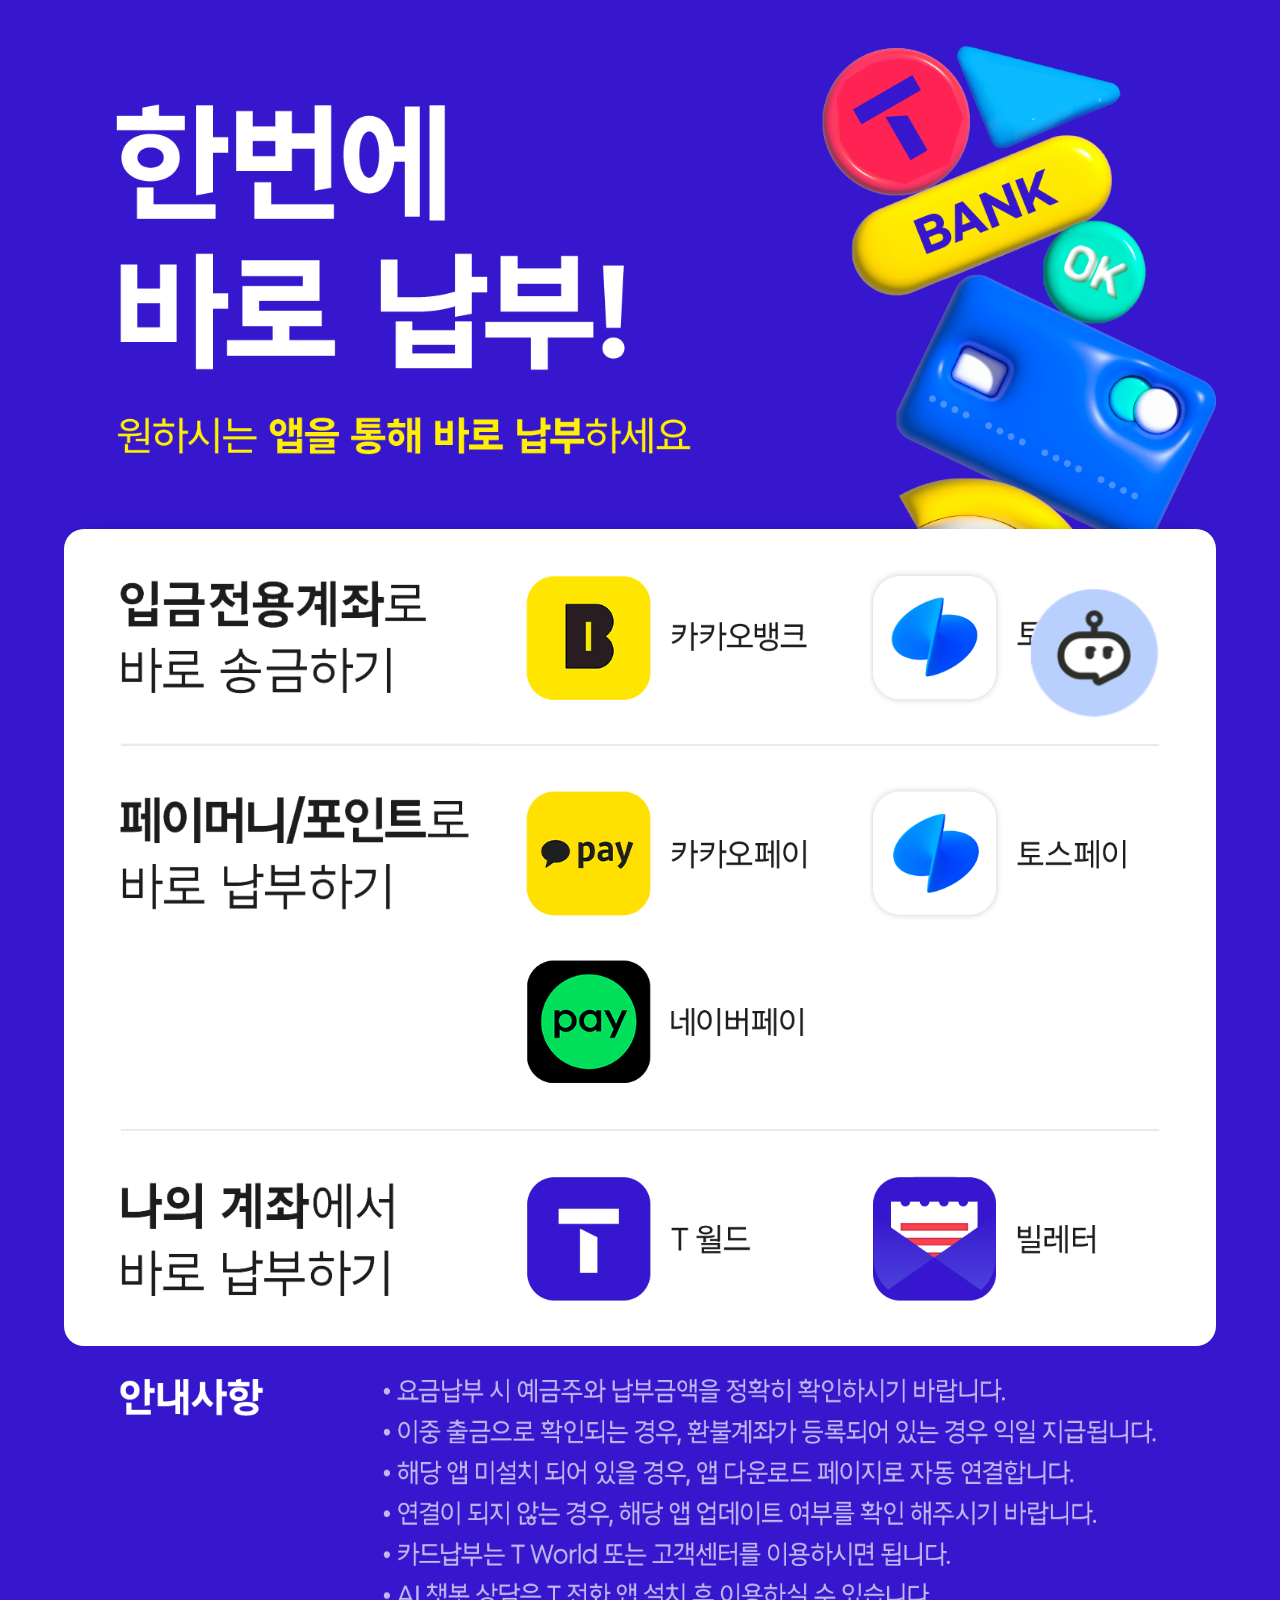
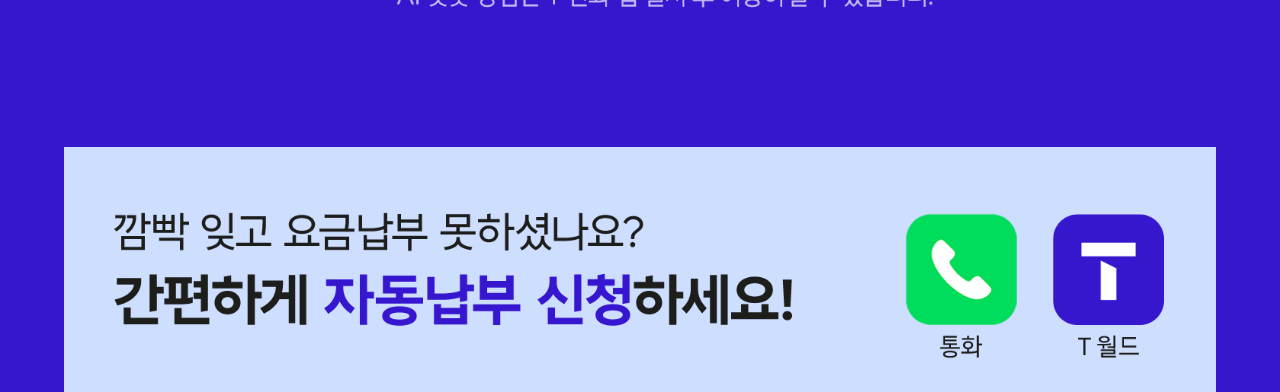
<file: index.html>
<!DOCTYPE html>
<html lang="ko">
<head>
	<meta charset="utf-8">
	<meta name="viewport" content="initial-scale=1.0, maximum-scale=1.0, minimum-scale=1.0, width=device-width, user-scalable=no">
	<meta name="format-detection" content="telephone=no">
	<title>보안 e-mail 요금안내서</title>
	<link href="css/default.css" rel="stylesheet" type="text/css">
	<link href="css/jquery-ui.css" rel="stylesheet" type="text/css">
	<script src="js/jquery.min.js"></script>
	<script src="js/jquery-ui.js"></script>
</head>
<body>
<div id="wrap">
	<div class="fix_wrap">        
        <div class="pay_tab">
            <!-- 간편납부 시작  -->
            <div id="easypay" class="easypay_wrap">
                <div class="banner_wrap">
                    <img src="img/banner_pay2.png" alt="한번에 바로 납부! 원하시는 앱을 통해 바로 납부하세요." />
                </div>
                <div class="section_wrap">
                    <div class="onlyinput">
                        <div class="desc">
                            <img src="./img/text1.png" alt="입금 전용 계좌로 바로 송금하기">
                        </div>
                        <div class="pay_wrap">
                            <a href="easypay_bridge.html" class="item_pay2" name="카카오뱅크" role="button"><img src="img/kakao_bank.png" alt="카카오뱅크" /></a>
                            <a href="easypay_bridge.html" class="item_pay2  PB" name="토스뱅크" role="button"><img src="img/toss_bank.png" alt="토스뱅크" /></a>
                        </div>
                    </div>
                    <div class="greyborder"></div>
                    <div class="onlyinput">
                        <div class="desc">
                            <a href="" class="text_pay"><img src="./img/text2.png" alt="페이머니 포인트로 바로 납부하기"></a>
                        </div>
                        <div class="pay_wrap">
                            <a href="#none" class="item_pay" name="" role="button"><img src="img/kakao_pay.png" alt="카카오페이" /></a>
                            <a href="#none" class="item_pay" name="" role="button"><img src="img/toss_pay.png" alt="토스페이" /></a>
                        </div>
                    </div>
                    <div class="onlyinput onlyinput1">
                        <div class="desc">
                            <a href="" class="text_pay"><img src="./img/text4.png" alt="페이머니 포인트로 바로 납부하기"></a>
                        </div>
                        <div class="pay_wrap">
                            <a href="#none" class="item_pay PB" name="" role="button"><img src="img/naver_pay.png" alt="카카오페이" /></a>
                            <a href="#none" class="item_pay none" name="" role="button"><img src="img/white.png" alt="토스페이" /></a>
                        </div>
                    </div>
                    <div class="greyborder"></div>
                    <div class="onlyinput">
                        <div class="desc">
                            <a href="" class="text_pay"><img src="./img/text3.png" alt="페이머니 포인트로 바로 납부하기"></a>
                        </div>
                        <div class="pay_wrap">
                            <a href="#none" class="item_pay" name="" role="button"><img src="img/tworld.png" alt="카카오페이" /></a>
                            <a href="#none" class="item_pay  PB" name="" role="button"><img src="img/bill.png" alt="토스페이" /></a>
                        </div>
                    </div>
                    </div>
                </div>
                <div class="pay_info_wrap">
                    <img src="img/back4.png" alt="안내사항">

                    <!-- 챗봇상담버튼 안드로이드/아이폰 -->
                    <button type="button" class="chatbot_wrap">
                        <img src="./img/chatbot.gif" alt="AI챗봇상담">
                    </button>
                    <button type="button" class="chatbot_wrap">
                        <img src="./img/chatbot.gif" alt="AI챗봇상담">
                    </button>
                    <!-- //챗봇상담버튼 -->

                </div>
                <div class="info_wrap section">
                    <div>
                        <img src="img/banner_vid.png" alt="깜빡 잊고 요금납부 못하셨나요? 간편하게 자동납부 신청하세요!">
                    </div>
                    <div class="info_wrap_icon">
                        <ul>
                            <li><a href="#none" class="item_pay" name="" role="button"><img src="img/Fcall.png" alt="전화 자동납부신청" /></a></li>
                            <li><a href="#none" class="item_pay" name="" role="button"><img src="img/Ftworld.png" alt="T월드 자동납부신청" /></a></li>
                        </ul>
                    </div>
                </div>
            </div>
            <!-- 간편납부 끝 -->

        </div>
    </div>

<!-- 제3자 동의 알림창 -->
    <div id="pay_agree" class="layer_dialog" title="간편송금 납부 제3자 제공 동의" style="display:none;">
        <p class="txt">
            SKT 통신요금 간편 송금을 위하여<br>
            개인정보 제 3자 제공 동의가 필요합니다.
        </p>
        <div class="pay_detail">
            <dl>
                <dt>제공받는자</dt>	
                <dd><span class="pay_name"></span></dd>
            </dl>
            <dl>
                <dt>개인정보 제공항목</dt>	
                <dd>입금전용 계좌정보 서비스 과금정보</dd>
            </dl>
            <dl>
                <dt>제공받는 자의 이용목적</dt>	
                <dd><span class="pay_name"></span> 서비스 이용을 통한 SK텔레콤 이용금액 납부</dd>
            </dl>
            <dl>
                <dt>제공받는 자의 보유 및 이용기간</dt>
                <dd>해당 업무 처리 완료 시 까지</dd>
            </dl>
        </div>
        <p class="txt">
            위 개인정보의 제 3자 제공에 동의하십니까?
        </p>
        <div class="btm_btns_wrap">
            <div class="btm_btns">
                <button type="button" class="fl_l close">거부</button>
                <button type="button" class="fl_l em">동의</button>
            </div>
        </div>
    </div>
    <!-- // 제3자 동의 알림창 -->
</div>

<script>

    $('.item_pay').click(function () {
        $("#pay_agree").dialog({
            title: "간편송금 납부 제3자 제공 동의",
            modal: true,
            width: ($(window).width() - 0),
            height: ($(window).height() - 0),
            position: ["top", 0],
            open: function (event, ui) {
                $(".ui-dialog-titlebar-close", $(this).parent()).hide();
                $("html, body").addClass("nscroll");
            },
            close: function (event, ui) {
                $("html, body").removeClass("nscroll");
            },
        });
        // 결제수단 name
        var pn = $(this).attr("name");
        $(".pay_name").text(pn);
    });
    
    $("#pay_agree .close").click(function () {
        $("#pay_agree").dialog("close");
    }); 
    
    //카카오페이, 카카오뱅크, 페이코 클릭 시 name값 로컬 스토리지에 저장
    $('.item_pay2').each(function(){
        $(this).click(function () {  
            var testData = $(this).attr('name'); 

            window.localStorage.setItem("appName", testData);
        })
    })
</script>

</body>
</html>
</file>
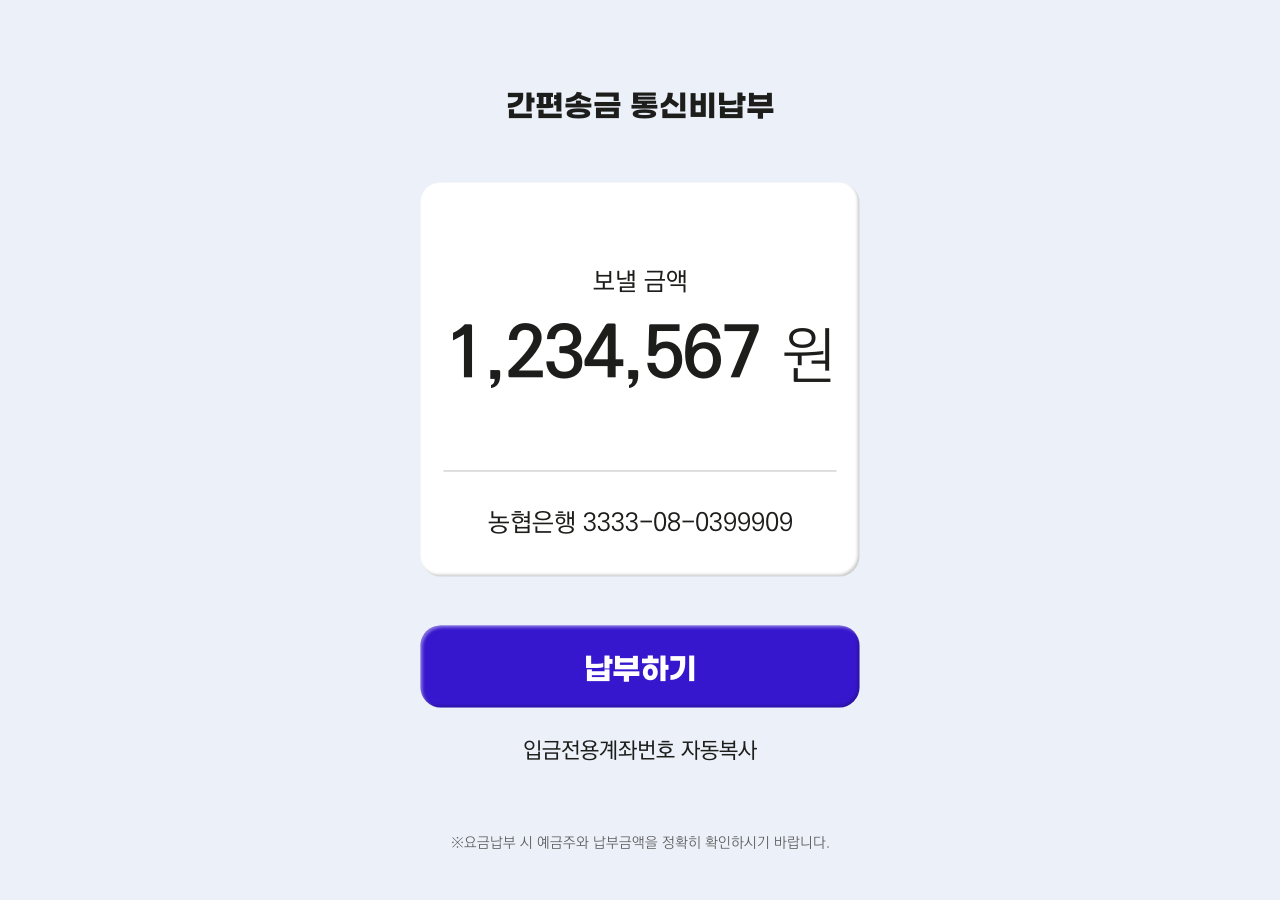
<file: easypay_bridge.html>
<!DOCTYPE html>
<html lang="ko">
<head>
	<meta charset="utf-8">
	<meta name="viewport" content="initial-scale=1.0, maximum-scale=1.0, minimum-scale=1.0, width=device-width, user-scalable=no">
	<meta name="format-detection" content="telephone=no">
	<title>간편송금 통신비납부</title>
	<link href="css/default.css" rel="stylesheet" type="text/css">
	<link href="css/jquery-ui.css" rel="stylesheet" type="text/css">
	<script src="js/jquery.min.js"></script>
	<script src="js/jquery-ui.js"></script>
    <script src="js/jquery.easypiechart.min.js"></script>
</head>
<body>
    <div class="wrap bridge">
        <div class="fix_wrap">
            <div class="content_head">
                <h2>간편송금 통신비납부</h2>
                <button class="test_btn">aaaaaa</button>
            </div>
            <div class="content_body">
                <div class="content_top">
                    <h3>보낼 금액</h3>
                    <p class="amount_pay"><span class="amount_num">1234567</span>원</p>
                    <p class="bank_account">농협은행 3333-08-0399909</p>
                </div>
                <div class="content_bot">
                    <button class="btn_payment" type="button">납부하기</button>
                    <p class="copy_an">입금전용계좌번호 자동복사</p>
                    <p class="caution_text">&#8251;요금납부 시 예금주와 납부금액을 정확히 확인하시기 바랍니다.</p>
                </div>
            </div>
        </div>
        <div class="popup_wrap">
            <div class="popup_box">
                <div class="popup_head">
                    <p><span class="bold">입금전용 계좌번호를 복사</span>했습니다.</p>
                    <p><span class="app_name">카카오뱅크</span>앱을 실행합니다.</p>
                </div>
                <div class="popup_body">
                    <button class="btn_cnt" type="button">
                        <a href="#">확인
                            <span class="timer" data-percent="100">
                                <span class="count_down">3</span>
                            </span>
                        </a>
                    </button>
                </div>
            </div>
        </div>
    </div>
</body>
<script type="text/javascript">
    //납부하기 팝업 확인 버튼 내부 타이머
    function timerCircle() {
        //원형 그래프
        $('.timer').easyPieChart({
            size: 49,
            barColor: "#ecf1f9",
            scaleLength: 0,
            lineWidth: 2,
            trackColor: "#3617cd",
            lineCap: "circle",
            animate: 3000,
        });

        //타이머 카운트 다운
        var leftSec = parseInt($('.count_down').text());
        
        function reduceSec() {
            leftSec--;
            $('.count_down').text(leftSec);

            if (leftSec == 0) {
                clearInterval(countDown);
            }
        }

        var countDown = setInterval(reduceSec, 1000);
    }

    //납부하기 버튼 클릭시 타이머 함수 실행
    $('.btn_payment').click(function () {
        $('.popup_wrap').css('display', 'block');
        timerCircle();
    })

    //보낼 금액 세자리 수마다 콤마 추가
    var payValue = $('.amount_num').text();

    var payValueComma = payValue.toString().replace(/\B(?<!\.\d*)(?=(\d{3})+(?!\d))/g, ",");

    $('.amount_num').text(payValueComma);

    //pay.html에서 가져온 카카오페이, 카카오뱅크, 페이코 name 값
    window.localStorage.getItem("appName");

    var selAppName = String(window.localStorage.getItem("appName"));

    //팝업 내부에 선택한 name값 입력
    $('.app_name').text(selAppName);

    //로컬 스토리지에서 카카오페이, 카카오뱅크, 페이코 name 값 삭제
    window.localStorage.removeItem('appName');
    
</script>
</html>
</file>
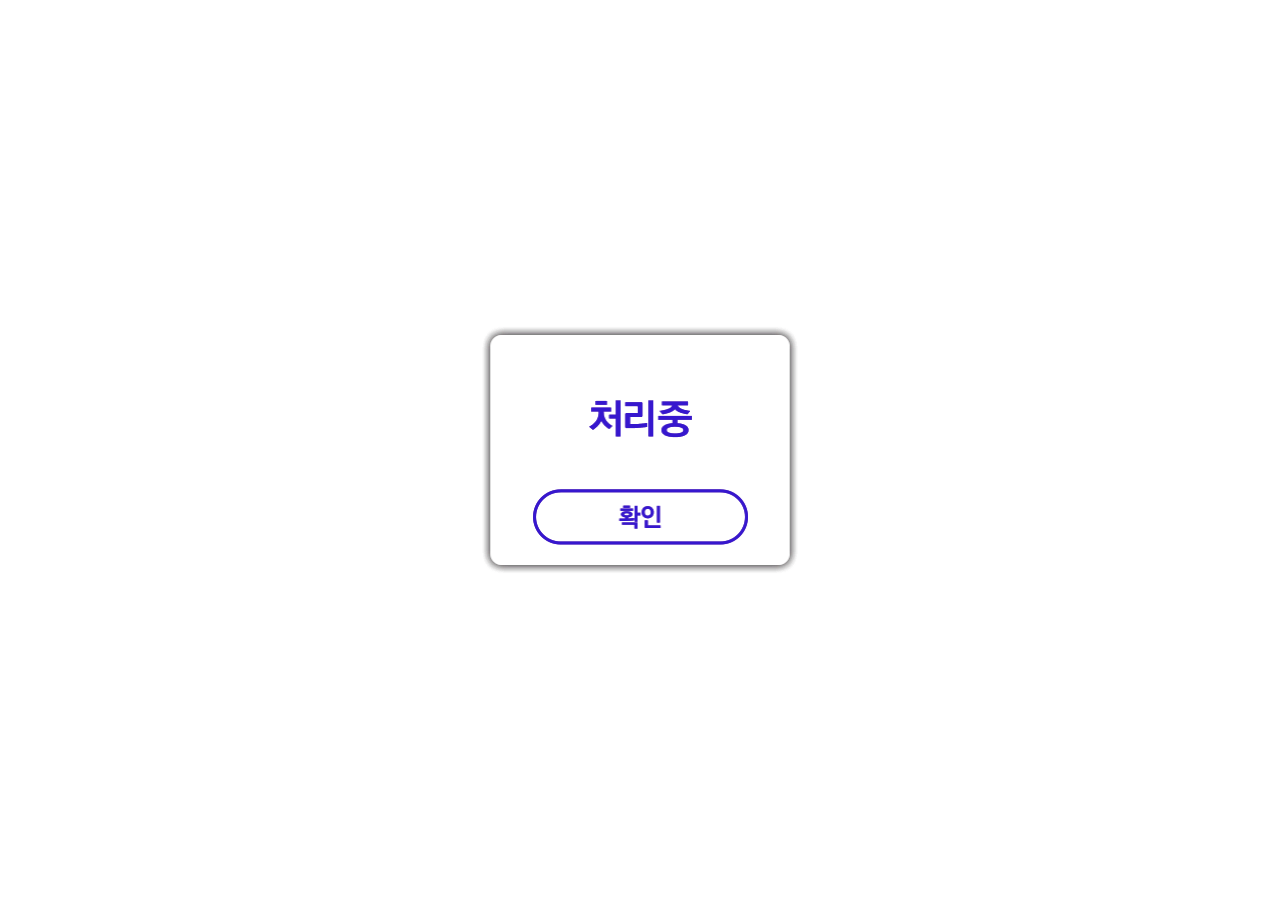
<file: popup.html>
﻿<!DOCTYPE html>
<html lang="ko">
<head>
	<meta charset="utf-8">
	<meta name="viewport" content="initial-scale=1.0, maximum-scale=1.0, minimum-scale=1.0, width=device-width, user-scalable=no">
	<meta name="format-detection" content="telephone=no">
	<title>팝업창</title>
	<link href="css/default.css" rel="stylesheet" type="text/css">
	<link href="css/jquery-ui.css" rel="stylesheet" type="text/css">
	<script src="js/jquery.min.js"></script>
	<script src="js/jquery-ui.js"></script>

</head>
<body>
    <!-- 팝업창 -->
    <div class="popup nopay">
        <img src="img/txt_nopay.png" alt="납부하실 금액이 없습니다.">
        <button class="btn_popup">
            <a href="#">
                <img src="img/btn_popup.png" alt="확인">
            </a>
        </button>
    </div>
    <div class="popup check">
        <img src="img/txt_checking.png" alt="점검중">
        <button class="btn_popup">
            <a href="#">
                <img src="img/btn_popup.png" alt="확인">
            </a>
        </button>
    </div>
    <div class="popup error">
        <img src="img/txt_error.png" alt="처리오류">
        <button class="btn_popup">
            <a href="#">
                <img src="img/btn_popup.png" alt="확인">
            </a>
        </button>
    </div>
    <div class="popup processing">
        <img src="img/txt_processing.png" alt="처리중">
        <button class="btn_popup">
            <a href="#">
                <img src="img/btn_popup.png" alt="확인">
            </a>
        </button>
    </div>
</body>
</html>
</file>
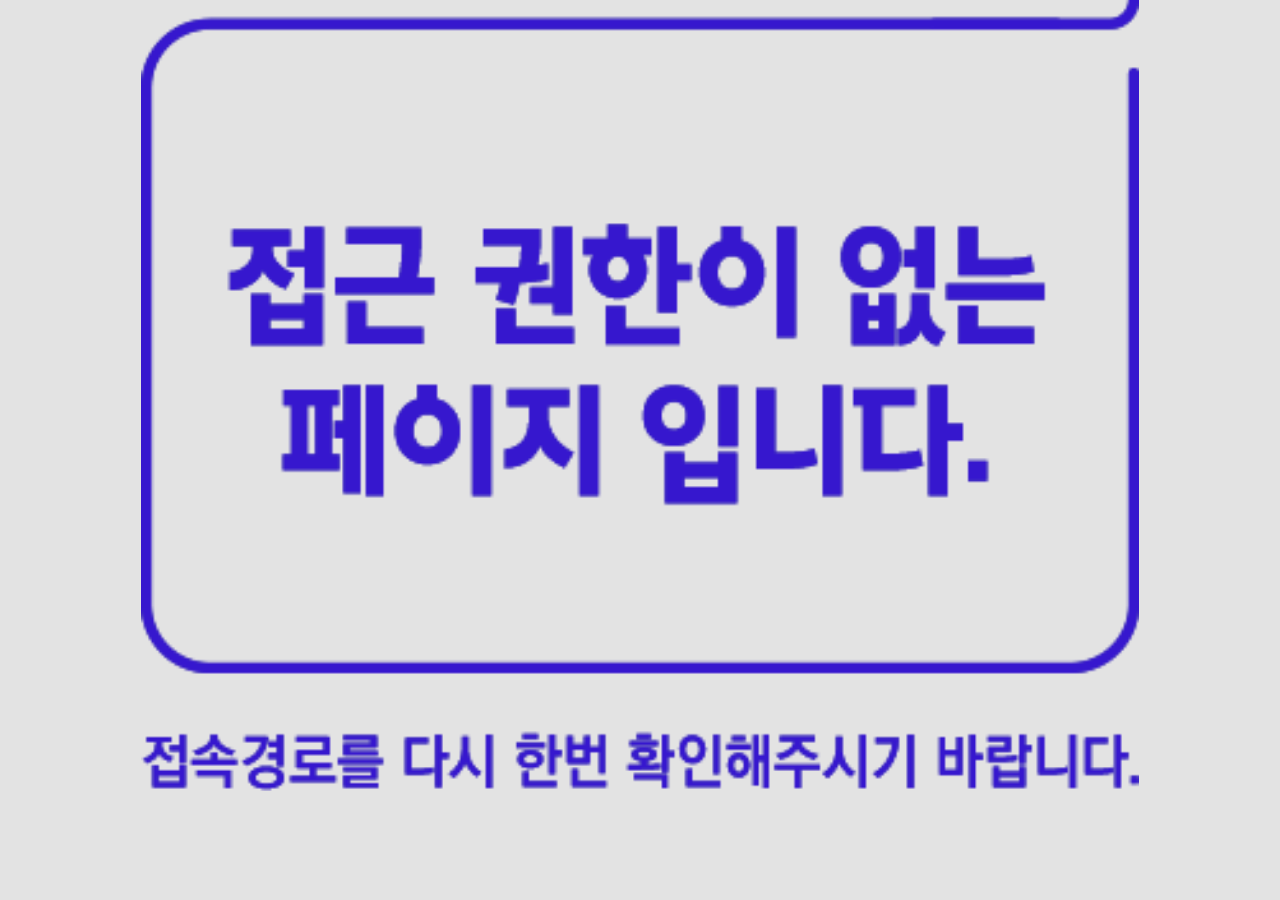
<file: wrong_access.html>
<!DOCTYPE html>
<html lang="en">
    <meta charset="utf-8">
	<meta name="viewport" content="initial-scale=1.0, maximum-scale=1.0, minimum-scale=1.0, width=device-width, user-scalable=no">
	<meta name="format-detection" content="telephone=no">
	<title>접근권한이 없는 페이지입니다</title>
	<link href="css/default.css" rel="stylesheet" type="text/css">
	<link href="css/jquery-ui.css" rel="stylesheet" type="text/css">
	<script src="js/jquery.min.js"></script>
	<script src="js/jquery-ui.js"></script>
<body>
    <div class="wrap">
        <div class="wrong_access">
            <div class="img_box">
                <img src="img/wrong_access.png" alt="접근 권한이 없는 페이지입니다. 접속경로를 다시 한번 확인해주시기 바랍니다.">
            </div>
        </div>
    </div>
</body>
</html>
</file>
<file: css/default.css>
@charset "utf-8";

/* kopub 돋움체 */
@font-face {
    font-family: 'kopubDotum';
    src: url(../font/KoPubDotum_ProBold.otf);
    font-weight: 700;
}

@font-face {
    font-family: 'kopubDotum';
    src: url(../font/KoPubDotum_ProMedium.otf);
    font-weight: 500;
}

@font-face {
    font-family: 'kopubDotum';
    src: url(../font/KoPubDotum_ProLight.otf);
    font-weight: 400
}

@font-face {
    font-family: 'GmarketSansTTF';
    src: url(../font/GmarketSansBold.otf);
    font-weight: 700;
}

@font-face {
    font-family: 'GmarketSansTTF';
    src: url(../font/GmarketSansMedium.otf);
    font-weight: 500;
}

@font-face {
    font-family: 'GmarketSansTTF';
    src: url(../font/GmarketSansLight.otf);
    font-weight: 400
}



* {
    margin: 0;
    padding: 0;
    -webkit-text-size-adjust: none
}

html,
body {
    width: 100%
     
}

html {
    overflow-y: scroll;
    font-size: 62.5%
}

html::-webkit-scrollbar {
    display: none;
}

body {
    position: relative;
    font-family: '나눔고딕', 'NanumGothic', Helvetica, AppleSDGothicNeo, Arial, sans-serif;
    font-size: 1.3rem;
    color: #666;
    line-height: 2.0rem;
    letter-spacing: 0;
    word-break: keep-all;
    word-wrap: break-word;
    
}

article,
aside,
details,
figcaption,
figure,
footer,
header,
hgroup,
menu,
nav,
section {
    display: block
}

h1,
h2,
h3,
h4 {
    font-weight: normal
}

img {
    width: 100%;
    border: 0 none;
    vertical-align: top
}

a:link,
a:visited,
a:hover,
a:active {
    text-decoration: none;
    color: #666
}

ol,
ul,
li {
    list-style: none;
    -webkit-padding-start: 0
}

button {
    padding: 0;
    border: none;
    background: none;
    color: transparent;
    font-size: 1px;
    letter-spacing: -1px;
    cursor: pointer;
    outline: none;
}

button::-moz-focus-inner {
    padding: 0;
    border: 0
}

label {
    vertical-align: middle;
    cursor: pointer
}

a,
button,
label {
    -webkit-tap-highlight-color: transparent;
    /*outline:none;*/
}

input:disabled+label {
    cursor: default !important
}

i,
em {
    font-style: normal
}

table {
    width: 100%;
    border-collapse: collapse;
    border-spacing: 0;
}

table caption {
    width: 100%;
    height: 0;
    overflow: hidden;
    opacity: 0;
    font-size: medium;
    line-height: normal;
    word-break: break-all
}

table th,
table td {
    font-size: 1.4rem;
    line-height: 21px;
    word-break: break-all;
    word-wrap: break-word
}

fieldset {
    border: 0
}

legend {
    /*width:0;height:0;overflow:hidden;opacity:0;font-size:medium;line-height:normal;word-break:break-all*/
}

input,
textarea,
select {
    /*outline:none;*/
    color: #888;
    letter-spacing: -1px
}

strong {
    font-weight: normal
}

input[type="number"]::-webkit-outer-spin-button,
input[type="number"]::-webkit-inner-spin-button {
    margin: 0;
    -webkit-appearance: none;
    appearance: none
}

/* [공통]class */
.clfix {
    zoom: 1
}

/*for IE 5.5-7*/
.clfix:after {
    display: block;
    height: 0;
    clear: both;
    content: '';
    visibility: hidden
}

.hide {
    position: absolute !important;
    overflow: hidden !important;
    width: 1px !important;
    height: 1px !important;
    clip: rect(0 0 0 0);
    font-size: medium;
    line-height: normal;
    color: transparent !important;
    word-break: break-all
}

strong.bold {
    font-weight: 800
}

.fl_l {
    float: left
}

.fl_r {
    float: right
}

.clear {
    clear: both
}

.al_l {
    text-align: left
}

.al_r {
    text-align: right
}

.al_c {
    text-align: center
}

.al_t {
    vertical-align: top
}

.al_m {
    vertical-align: middle
}

.al_b {
    vertical-align: bottom
}

.rel {
    position: relative
}

.abs {
    position: absolute
}

.sta {
    position: static !important
}

/* 말줄임 */
.ellip {
    display: block;
    width: 100%;
    text-overflow: ellipsis;
    white-space: nowrap;
    overflow: hidden
}

.ellipsis2 {
    display: -webkit-box;
    -webkit-line-clamp: 2;
    -webkit-box-orient: vertical;
    text-overflow: ellipsis;
    overflow: hidden
}

/* 두줄말줄임 */
.txt_pa {
    white-space: nowrap
}

/* font color */
.fc_org {
    color: #ff5a20
}

.fc_red {
    color: #e71a45
}

.fc_dgray {
    color: #222
}

.fc_gray {
    color: #666
}

/* 간격 */
.mt10 {
    margin-top: 10px
}

.mt15 {
    margin-top: 15px
}

.mt20 {
    margin-top: 20px
}

.mt30 {
    margin-top: 30px
}

.pt30 {
    padding-top: 30px
}

.nopadd {
    padding: 0 !important
}

.linedepth {
    border-bottom: 1px #d5d5d5 solid;
}

.noline {
    border: 0 !important;
}

.red {
    color: red !important;
}

.uline {
    text-decoration: underline !important;
}

.nscroll {
    position: fixed;
    overflow: hidden;
    width: 100%;
    height: 100%;
}

/* 버튼 */
button.btn_comm,
a.btn_comm {
    position: relative;
    width: 100%;
    height: 39px;
    padding-left: 20px;
    padding-right: 20px;
    border: 1px solid #d1d1d1;
    background: #fff;
    border-radius: 50px;
    color: #000;
    font-size: 1.5rem;
    line-height: 3.9rem;
    text-align: center;
    box-sizing: border-box
}

button.btn_comm.em,
a.btn_comm.em {
    border-color: transparent;
    background: #ebf5fe;
    color: #52a1e8;
    font-weight: 600;
}

button.btn_small,
a.btn_small {
    display: inline-block;
    width: auto;
    height: 40px;
    padding: 0 16px;
    font-size: 1.6rem;
    line-height: 4rem
}

.btm_btns button {
    float: left;
    width: 100%;
    height: 60px;
    border-radius: 0;
    border: 1px solid #d1d1d1;
    background: #fff;
    color: #000;
    font-size: 1.8rem;
    line-height: 5.8rem;
    text-align: center;
    box-sizing: border-box
}

.btm_btns button.fl_l {
    width: 50%;
}

.btm_btns button.em {
    background: #3617cd;
    border-color: transparent;
    color: #fff
}

.fix_wrap .btm_btns_wrap {
    position: relative;
    z-index: 50;
    padding-top: 90px;
    margin: 0 -16px -30px;
    box-sizing: border-box
}

.btm_btns {
    position: fixed;
    left: 0;
    right: 0;
    bottom: 0;
    overflow: hidden;
    z-index: 9999
}

.btm_btns:after {
    display: block;
    clear: both;
    content: ''
}

/* layout */
#wrap {
    width: 100vw;
    height: 100vh;
  height: calc(var(--vh, 1vh) * 100);
    box-sizing: border-box;
    background: #f3f0f0;
}

/* header 영역 */
.header_wrap {
    text-align: left;
    position: relative;
    z-index: 25;
    top: 0;
    left: 0;
    right: 0;
    height: 51px;
    background: #f3f0f0;
}

.header_wrap .header_inner {
    position: fixed;
    left: 0;
    top: 0;
    width: 100%;
    height: 51px;
    background: #fff;
}

.header_wrap .header_inner .header_title {
    margin: 13px 16px 12px;
    line-height: 30px;
    text-overflow: ellipsis;
    white-space: nowrap;
    word-wrap: normal;
    overflow: hidden;
    font-size: 1.7rem;
    text-align: center;
    position: relative;
    font-weight: bold;
}

.header_wrap .header_inner .header_title.logo {
    padding-left: 20px;
}

.header_wrap .header_inner .header_title .t_logo {
    color: transparent;
    position: relative;
}

.header_wrap .header_inner .header_title .t_logo:before {
    content: "";
    position: absolute;
    top: -5px;
    left: -17px;
    width: 30px;
    height: 30px;
    background: url(../img/tlogo.png) no-repeat 0 0px;
    background-size: 80% auto;
}

.sub_wrap .desc {
    padding: 10px 16px;
    border-top: 1px #eee solid;
    background: #fff;
}

.sub_wrap:after {
    content: '';
    display: block;
    height: 10px;
    background: #f3f0f0;
}

/* content 영역 */
.banner_wrap{
    margin: 0 auto;
    width: 90%;
}
.pay_info_wrap{
    margin: 0 auto;
    width: 89%;
}
.info_wrap{
    margin: 0 auto;
    width: 90%;
}
#wrap>.fix_wrap {
    position: relative;
    background: #3617cd;
}

.tab_wrap .tab_inner {
    height: 46px;
    background: #fff;
    border-bottom: 1px solid #eee
}

.tab_wrap .tab_inner ul {
    padding: 0 10px
}

.tab_wrap .tab_inner ul:after {
    display: block;
    clear: both;
    content: ''
}

.tab_wrap .tab_inner li {
    float: left
}

.tab_wrap .tab_inner li a {
    display: inline-block;
    height: 46px;
    padding: 1px 10px 0;
    text-align: center;
    box-sizing: border-box
}

.tab_wrap .tab_inner li a span {
    display: inline-block;
    position: relative;
    color: #222;
    font-size: 1.4rem;
    line-height: 44px
}

.tab_wrap .tab_inner li.on a span {
    /*border-bottom:3px solid #3b98e5;*/
    color: #3b98e5;
    font-weight: 800
}

.tab_wrap .tab_cont {
    padding: 16px 16px;
    height: auto;
    background: #f3f0f0;
}

.tab_wrap .tab_cont img {
    border-radius: 5px;
    margin-bottom: 10px;
}
.fix_wrap .section_wrap{
    margin: 0 auto;
    width: 90%;
    border-radius: 20px;
    background-color: #fff;
}

.greyborder{
    width: 90%;
    margin: 0 auto;
    border: 1px solid #eaeaea;
}
.fix_wrap .section_wrap .desc{
    width: 100%;
}

.fix_wrap .section_wrap .text_pay{
    width: 10%;
}

.fix_wrap .section {
    position: relative;
}

.fix_wrap .onlyinput{
    display: grid;
    grid-template-columns: 40% 60%;
    align-items: center
}

.fix_wrap .desc {
    padding: 0;
}

.fix_wrap .desc img {
    width: 90%;
}

.fix_wrap .onlyinput1 {
    margin-top: -4%;
}

.fix_wrap .pay_wrap {
    display: flex;
    flex-direction: row;
    justify-content: space-evenly;
}

.fix_wrap .pay_wrap img{
    width: 85%;
}

.fix_wrap .pay_wrap.sec3 {
    top: 15%;
}

.info_wrap {
    padding: 0;
}

.info_wrap img {
    width: 100%;
}

.info_wrap .info_wrap_icon {
    position: absolute;
    bottom: 11%;
    right: -9%;
    width: 39%;
}
.info_wrap .info_wrap_icon li {
    float: left;
    width: 26%;
    margin: 0 0 0 7%;
}

.info_wrap .info_wrap_icon li:after {
    display: block;
    clear: both;
    content: ''
}

.info_wrap .info_wrap_icon li a {
    display: block;
}

.tit_note {
    position: relative;
    margin: 0 0 7px;
    padding-left: 22px;
    color: #222;
    font-size: 1.4rem;
    line-height: 1.8rem;
    font-weight: bold;
}

.tit_note:after {
    content: '';
    position: absolute;
    top: 0px;
    left: 2px;
    width: 15px;
    height: 19px;
    background: url(../img/s_icon.png) no-repeat;
}

.list_bl_desc {}

.list_bl_desc>li {
    position: relative;
    margin-top: 7px;
    padding-left: 8px;
    color: #222;
    font-size: 1.2rem;
    line-height: 1.8rem
}

.list_bl_desc>li:before {
    content: '- ';
    display: inline;
}

/* dialog 영역 */
.layer_dialog {
    padding-bottom: 60px !important;
}

.layer_dialog .txt {
    padding: 20px 20px;
    font-size: 1.4rem;
}

.layer_dialog .pay_detail {
    margin: 10px 20px;
    padding: 30px 20px;
    background-color: #f1f1f1;
    border-radius: 10px;
}

.layer_dialog .pay_detail dl {
    padding: 0 0 16px;
}

.layer_dialog .pay_detail dl:last-child {
    padding-bottom: 0;
}

.layer_dialog .pay_detail dl dt {
    font-weight: 600;
}

.layer_dialog .pay_detail dl dd {
    padding-left: 10px;
    text-indent: -10px;
}

.layer_dialog .pay_detail dl dd:before {
    content: "\002D";
    width: 10px;
    padding-right: 6px;
}

.ui-dialog {
    width: 100% !important;
    padding: 0 !important;
}

.ui-dialog-content p {
    font-size: 1.2rem;
    line-height: 19px;
    word-break: break-all;
}

.ui-dialog .ui-dialog-buttonpane .ui-dialog-buttonset {
    float: none !important;
    text-align: center;
}

.ui-dialog .ui-dialog-buttonpane .ui-dialog-buttonset button {
    margin: .5em 0 .5em 0;
    color: #52a1e8;
    font-weight: bold;
}

.ui-dialog-content .close_btn {
    width: 100%;
    text-align: center;
    padding: 20px 0 10px;
}

.ui-dialog-content .close_btn .modal_close {
    display: inline-block;
    /*padding: 10px 10px 10px;*/
    color: #52a1e8;
    font-weight: bold;
    outline: transparent;
}

/* 210322 추가 */


.pay_header .header_logo {
    width: 25%;
}

.pay_menu {
    padding: 0 5%;
    border-bottom: 1px solid #bfbfbf;
    height: 56px;
}

.pay_menu ul:after {
    clear: both;
    display: block;
    content: "";
}

.pay_menu li {
    width: 50%;
    line-height: 54px;
    float: left;
    text-align: center;
    font-size: 1.5rem;
}

.pay_menu li a {
    display: block;
    width: 100%;
    height: 100%;
    box-sizing: border-box;
}

.pay_menu li.on a {
    color: #e1002a;
    font-weight: bold;
    border-bottom: 2px solid #e1002a;
}

.section2 {
    position: relative;
}

.section2 .btn_wrap {
    width: 32%;
    position: absolute;
    bottom: 20%;
    left: 6%;
}

.section2 .btn_wrap a {
    display: block;
    margin-bottom: 8px;
}

.chatbot_wrap{
    width: 23%;
    position: fixed;
    right: 9.5%;
    top: 65%;
    z-index: 100;
}

.chatbot_wrap a img {
    width: 100%;
}


/* 혜택 알아보기 */
#benefit{
    padding: 4% 6%;
    background-color: #f3f3f4;
}

#benefit .section2{
    margin-bottom: 4%;
}

#benefit .section2:last-child{
    margin-bottom: 0;
}

/* 오픈 지로 */
#open_giro .banner_wrap{
    margin-bottom: 0;
}
.giro_btn_wrap{
    position: absolute;
    top: 6%;
    left: 50%;
    transform: translateX(-50%);
    width: 100%;
    padding: 0 5%;
    box-sizing: border-box;
}

.giro_btn_wrap button a img{
    display: block;
    width: 100%;
}

.giro_btn_wrap .btn_giro{
    width: 100%;
}

.giro_btn_wrap .btn_pay{
    display: none;
}

.giro_info{
    position: relative;
    margin-bottom: 10px;
}

/* 팝업 */
.popup{
    position: fixed;
    left: 50%;
    top: 50%;
    transform: translate(-50%,-50%);
    width: 317px;
    height: 248px;
    background: url(../img/bg_popup.png) no-repeat;
}

.popup>img{
    position: absolute;
    left: 50%;    
    transform: translateX(-50%);
}

.popup.nopay>img{
    top: 60px;
    width: 208px;
    height: 70px;
}

.popup.check>img,
.popup.processing>img{
    top: 74px;
    width: 103px;
    height: 38px;
   
}

.popup.error>img{
    top: 74px;
    width: 136px;
    height: 37px;
}

.btn_popup{
    position: absolute;
    width: 215px;
    height: 55px;
    left: 50%;
    bottom: 30px;
    transform: translateX(-50%);
}

/* 로딩 */

.loading{
    position: fixed;
    width: 100px;
    height: 100px;
    background: #FFF;
    left: 50%;
    top: 50%;
    transform: translate(-50%,-50%);    
}

.loading .block{
    width: 3px;
    height: 50px;    
    position: absolute;
    top: 25%;
    left: 50%;
    box-sizing: border-box;
    margin-bottom: 10px;
    opacity: 0.1;
}

.loading .block .black{
    width: 3px;
    height: 15px;
    background-color: #000;
    
}


.block:first-child{
    opacity: 1;
    transform: rotate(0);
    animation: loading 2s infinite;
    animation-delay: 0s;
}

.block:nth-child(2){
    transform: rotate(45deg);
    animation: loading 2s infinite;
    animation-delay: 0.25s;
}

.block:nth-child(3){
    transform: rotate(90deg);
    animation: loading 2s infinite;
    animation-delay: 0.5s;
}

.block:nth-child(4){
    transform: rotate(135deg);
    animation: loading 2s infinite;
    animation-delay: 0.75s;
}

.block:nth-child(5){
    transform: rotate(180deg);
    animation: loading 2s infinite;
    animation-delay: 1s;
}

.block:nth-child(6){
    transform: rotate(225deg);
    animation: loading 2s infinite;
    animation-delay: 1.25s;
}

.block:nth-child(7){
    transform: rotate(270deg);
    animation: loading 2s infinite;
    animation-delay: 1.5s;
}

.block:last-child{
    transform: rotate(315deg);
    animation: loading 2s infinite;
    animation-delay: 1.75s;
}

@keyframes loading {
    0%  {
        opacity: 1;
    }
   
    100%  {
        opacity: 0.1;
    }

}

.wrong_access{
    position: relative;
    width: 100%;
    height: 100vh;
    background-color: #e3e3e3;
}

.wrong_access .img_box{
    position: absolute;
    width: 100%;
    left: 50%;
    top: 50%;
    transform: translate(-50%, -65%);
    padding: 0 11%;
    box-sizing: border-box;
}

.wrong_access .img_box img{
    width: 100%;
}


/* 간편송금 통신비납부 중간 페이지 - 시작 */
.wrap.bridge{
    background-color: #ecf1f9;
    height: 100vh;
    overflow: hidden;
}

.wrap.bridge .fix_wrap{
    position: absolute;
    left: 50%;
    top: 50%;
    transform: translate(-50%, -50%);
    width: 100%;
    max-width: 505px;
    margin: 0 auto;
}

.content_head{
    padding-top: 9%;
    padding-bottom: 8%;
}

.content_head h2{
    font-family: 'GmarketSansTTF', sans-serif;
    font-size: 30px;
    font-weight: 700;
    line-height: 1em;
    color: #1d1d1b;
    text-align: center;
}

.content_body{
    width: 100%;
    padding: 0 33px;
    box-sizing: border-box;
}

.content_top{
    background-color: #FFF;
    box-shadow:inset -2px -2px 3px rgba(0,0,0,0.2);
    border-radius: 20px;
    padding: 0 23px;
    padding-top: 19.8%;
    box-sizing: border-box;
    text-align: center;
}

.content_top h3{
    font-family: 'kopubDotum', sans-serif;
    font-size: 25px;
    font-weight: 500;
    line-height: 1em;
    color: #1d1d1b; 
    padding-bottom: 7.5%;   
}

.content_top p{
    font-family: 'kopubDotum', sans-serif;
    line-height: 1em;
    color: #1d1d1b;
}

.amount_pay{
    font-size: 62.01px;
    font-weight: 400;
    letter-spacing: -1px;
    padding-bottom: 20.9%;
    
}

.amount_pay .amount_num{
    font-size: 71.78px;
    font-weight: 700;
    margin-right: 20px;
    
}

.bank_account{
    font-size: 25px;
    font-weight: 500;
    border-top: 1px solid #bfbfbf;
    padding-top: 39px;
    padding-bottom: 41px;
}

.content_bot{
    padding-top: 11%;
}

.btn_payment{
    position: relative;
    display: block;
    width: 100%;
    border-radius: 20px;
    font-family: 'GmarketSansTTF', sans-serif;
    font-size: 30px;
    font-weight: 700;    
    color:#FFF;
    background-color: #3617cd;
    box-shadow:inset -2px -2px 3px rgba(0,0,0,0.2);
    padding-top: 6.7%;
    padding-bottom: 5.3%;
    margin-bottom: 7.7%;
}

.btn_payment::after{
    content: '';
    display: block;
    position: absolute;
    left: 0;
    top: 0;
    width: 100%;
    height: 100%;
    border-radius: 20px;
    box-shadow:inset 2px 2px 3px rgba(255,255,255,0.4);
    z-index: 1;
}

.copy_an{
    font-family: 'kopubDotum', sans-serif;
    font-size: 22px;
    font-weight: 500;
    color: #1d1d1b;
    text-align: center;
    margin-bottom: 16.4%;
    cursor: pointer;
}

.caution_text{
    font-family: 'kopubDotum', sans-serif;
    font-size: 14.5px;
    font-weight: 400;
    color: #575756;
    text-align: center;
}

.popup_wrap{
    display: none;
    position: fixed;
    left: 0;
    top: 0;
    width: 100%;
    height: 100%;
    background-color: rgba(0,0,0,0.5);
}

.popup_box{
    position: absolute;
    left: 50%;
    top: 50%;
    transform: translate(-50%, -50%);
    width: 100%;
    max-width: 439px;
    background-color: #3617cd;
    border-radius: 20px;
    box-shadow: inset -2px -3px 3px rgba(0,0,0,0.2);
    overflow: hidden;
}

.popup_head{
    padding-top: 54px;
    padding-bottom: 42px;
}

.popup_head p{
    font-size: 27px;
    font-weight: 400;
    color: #fff;
    text-align: center;
    margin-bottom: 15px;
    letter-spacing: -2px;
}

.popup_head p:last-child{
    margin-bottom: 0;
}

.popup_head p .bold{
    font-weight: 700;
}

.btn_cnt{
    position: relative;
    width: 100%;
    background-color: #fff;
    box-shadow:inset -2px -2px 3px rgba(0,0,0,0.2);
    border-radius: 0 0 20px 20px;
    overflow: hidden;
}

.btn_cnt a{
    position: relative;
    display: flex;
    justify-content: center;
    align-items: center;
    width: 100%;
    font-family: 'kopubDotum', sans-serif;
    font-size: 22px;
    font-weight: 700;    
    color:#3617cd;
    padding-top: 6.7%;
    padding-bottom: 5.3%;
}


.btn_cnt::after{
    content: '';
    display: block;
    position: absolute;
    left: 0;
    top: 0;
    width: 100%;
    height: 100%;
    border-radius: 0 0 20px 20px;
    box-shadow:inset 2px 2px 3px rgba(255,255,255,0.2);
    z-index: 1;
}

.timer{
    position: relative;
    display: block;
    width: 47px;
    height: 47px;
    line-height: 47px;    
    margin-left: 22px;
}

.timer canvas {
    position: absolute;
    top: 0;
    left: 0;
    width: 100%;
    width: 100%;
}

.count_down{
    position: absolute;
    left: 50%;
    top: 50%;
    transform: translate(-50%, -50%);
}

@media screen and (max-width: 700px ){
    .chatbot_wrap{
        width: 23%;
        position: fixed;
        right: 7.5%;
        z-index: 100;
    }
}

@media screen and (max-width: 502px ) {
    .amount_pay{
        font-size: 50px;
    }

    .amount_pay .amount_num{
        font-size: 56px;
    }

    .popup_box{
        width: 98%;
    }

}

@media screen and (max-width: 440px ) {
    .content_body{
        padding: 0 15px;
    }

    .amount_pay{
        font-size: 36px;
    }

    .amount_pay .amount_num{
        font-size: 40px;
        margin-right: 10px;
    }

    .bank_account{
        font-size: 18px;
    }

    .copy_an{
        font-size: 18px;
        margin-bottom: 8%;
    }

    .caution_text{
        font-size: 12px;
        padding-bottom: 3%;
    }

    .popup_box{
        width: 95%;
    }

    .popup_head p{
        font-size: 18px;
    }

    .banner_wrap{
        width: 90%;
    }
    .pay_info_wrap{
        width: 90%;
        margin-top: 2%;
    }
    .info_wrap{
        width: 100%;
    }

    .fix_wrap .onlyinput {
        display: grid;
        grid-template-columns: 38% 60%;
        align-items: start;
    }

    .fix_wrap .pay_wrap {
        display: flex;
        flex-direction: column;
        justify-content: space-evenly;
        text-align: center;
    }

    .fix_wrap .pay_wrap img{
        width: 45%;
    }

    .fix_wrap .pay_wrap a{
        margin-top: 5%;
    }

    .fix_wrap  .pay_wrap .none{
        display: none;
    }

    .onlyinput .pay_wrap .PB{
        margin-bottom: 5%;
    }
    
    .fix_wrap .onlyinput1{
        margin-top: unset;
    }
}

@media screen and (max-width: 350px ) {
    .chatbot_wrap{
        top: 40%;
    }
}





/* 간편송금 통신비납부 중간 페이지 - 끝 */
</file>
